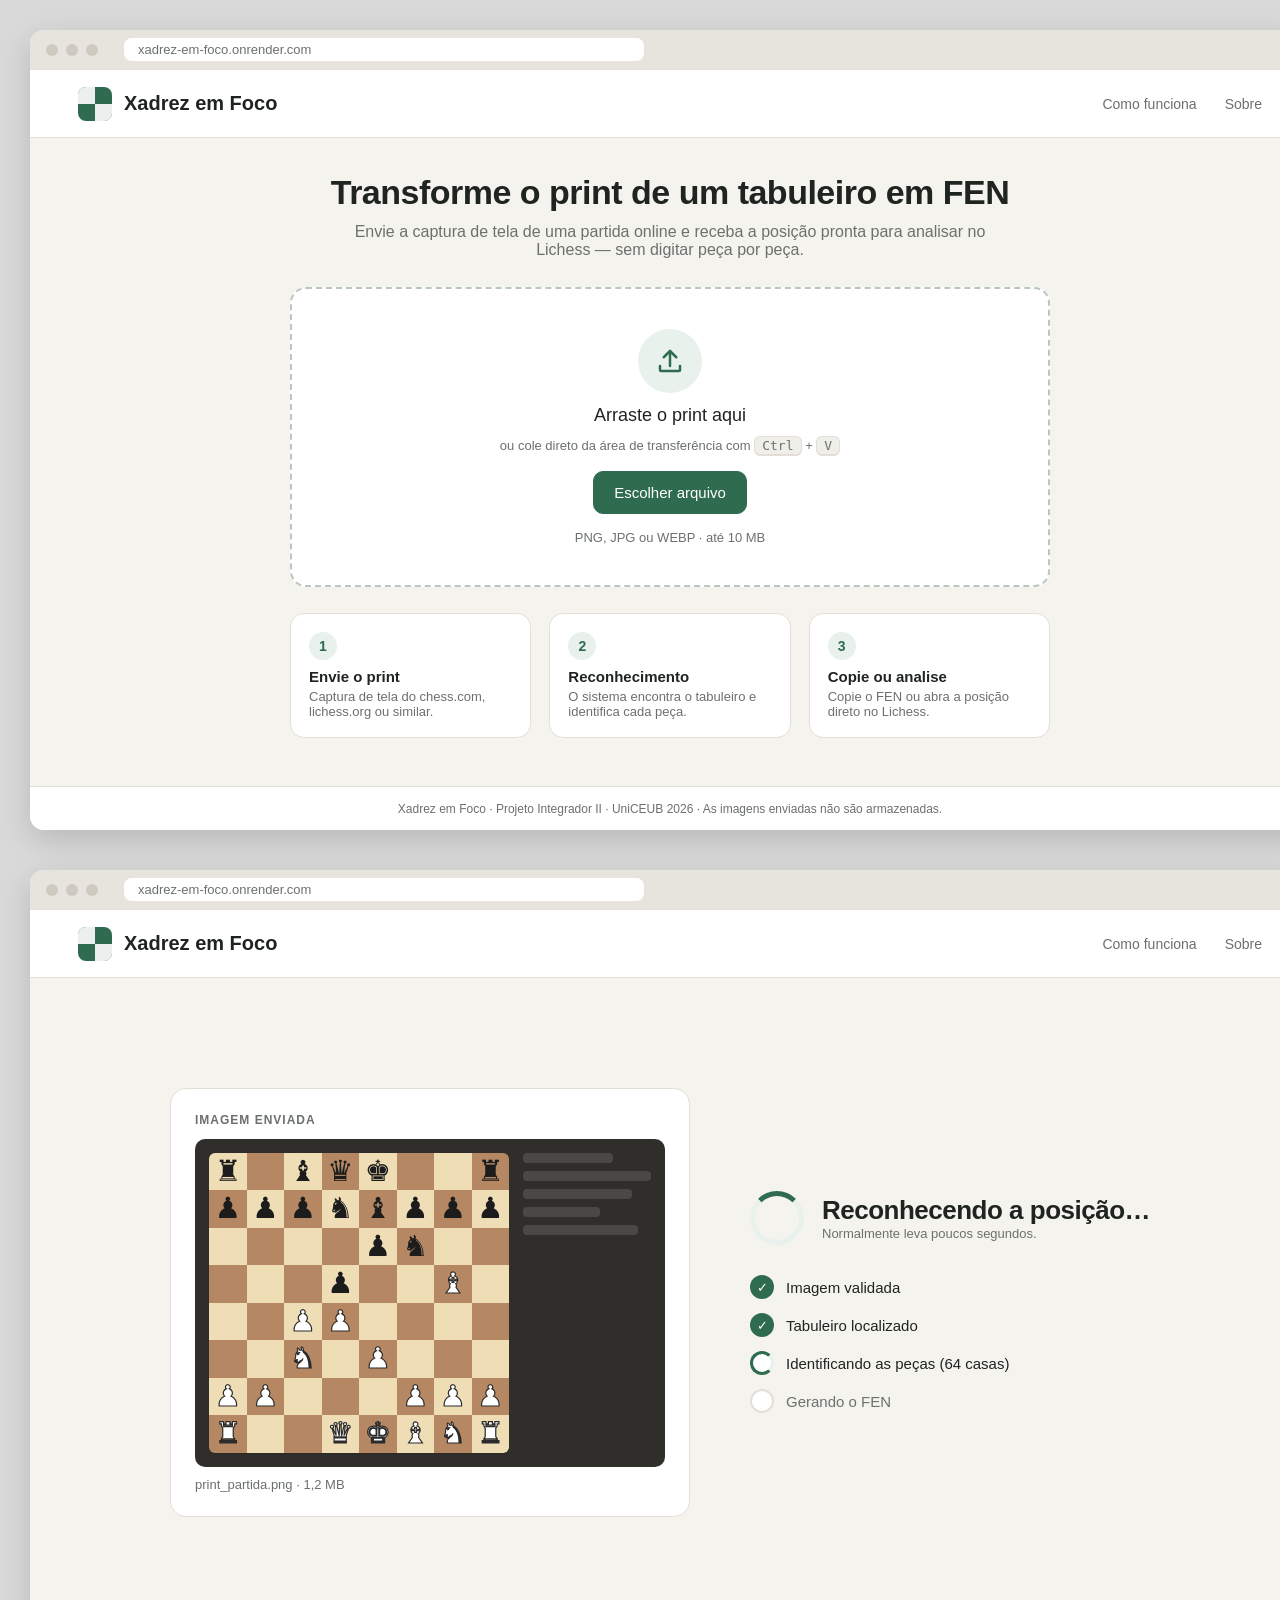
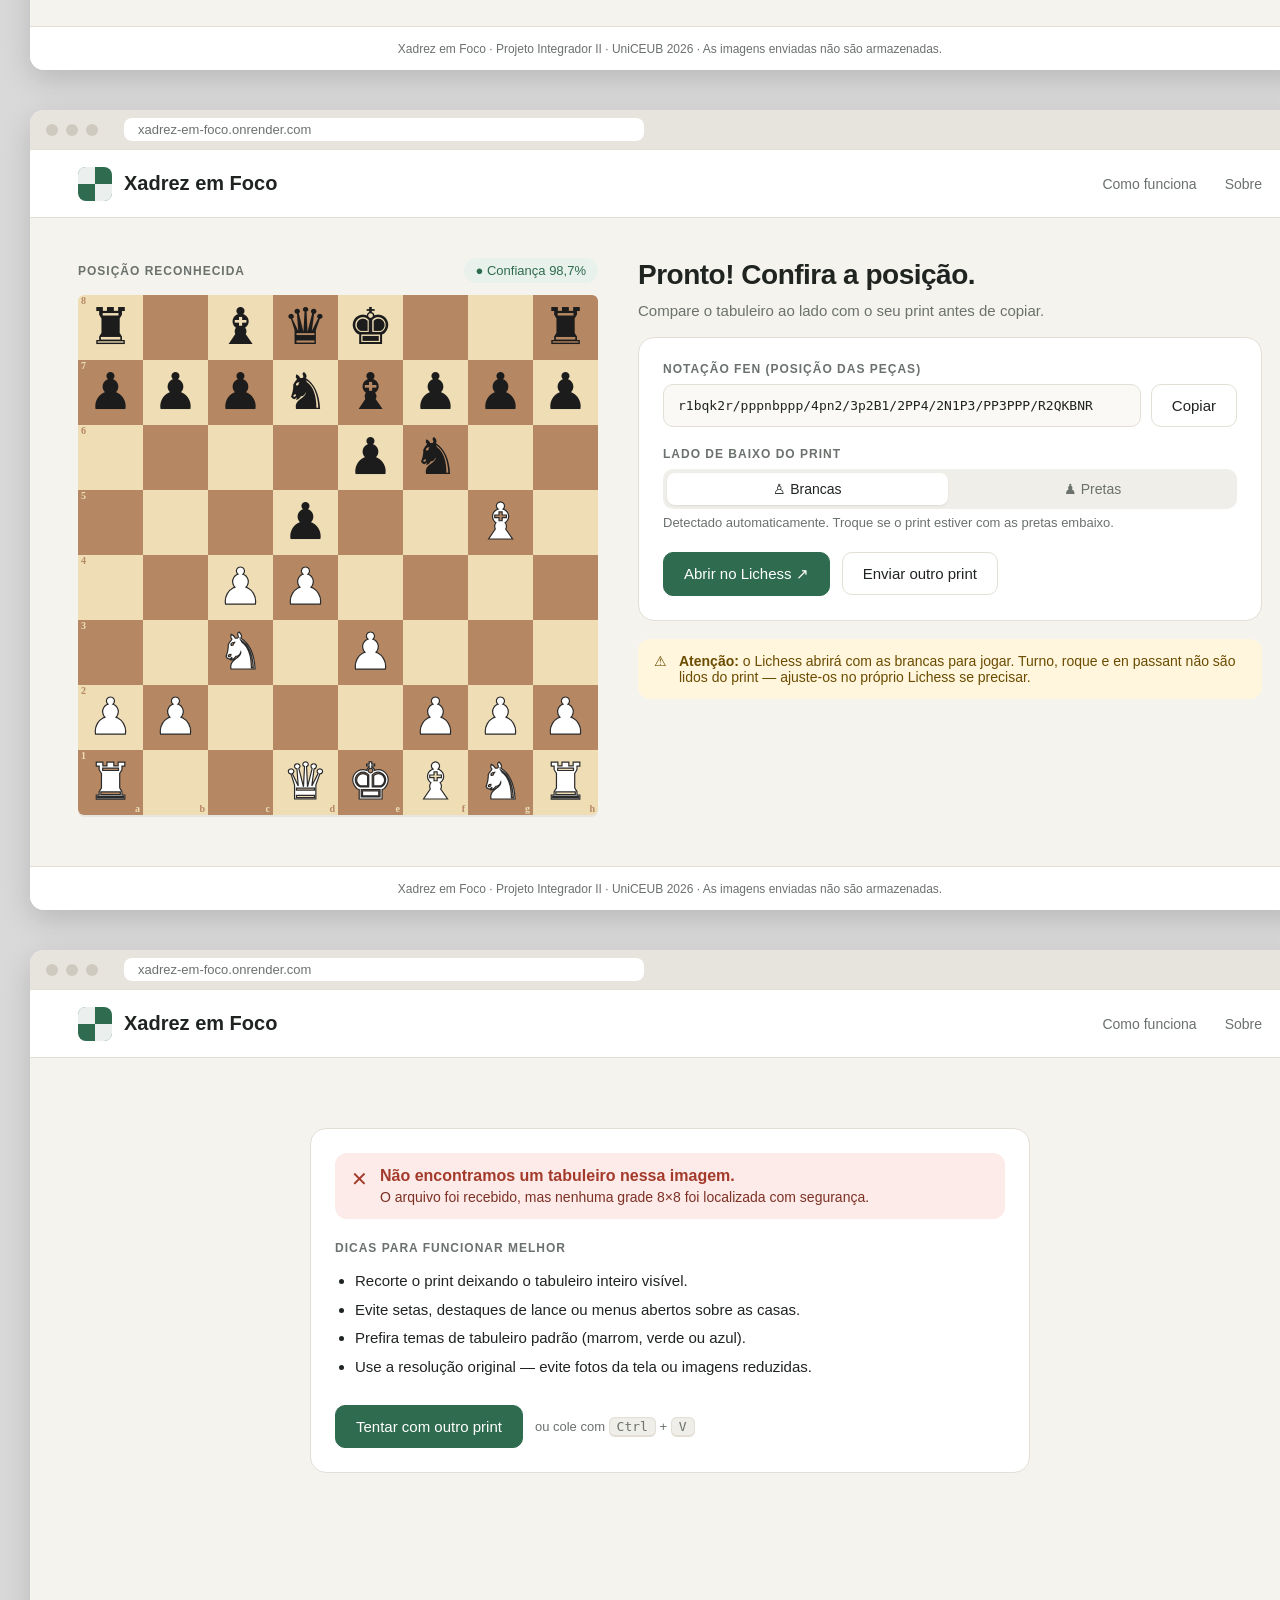
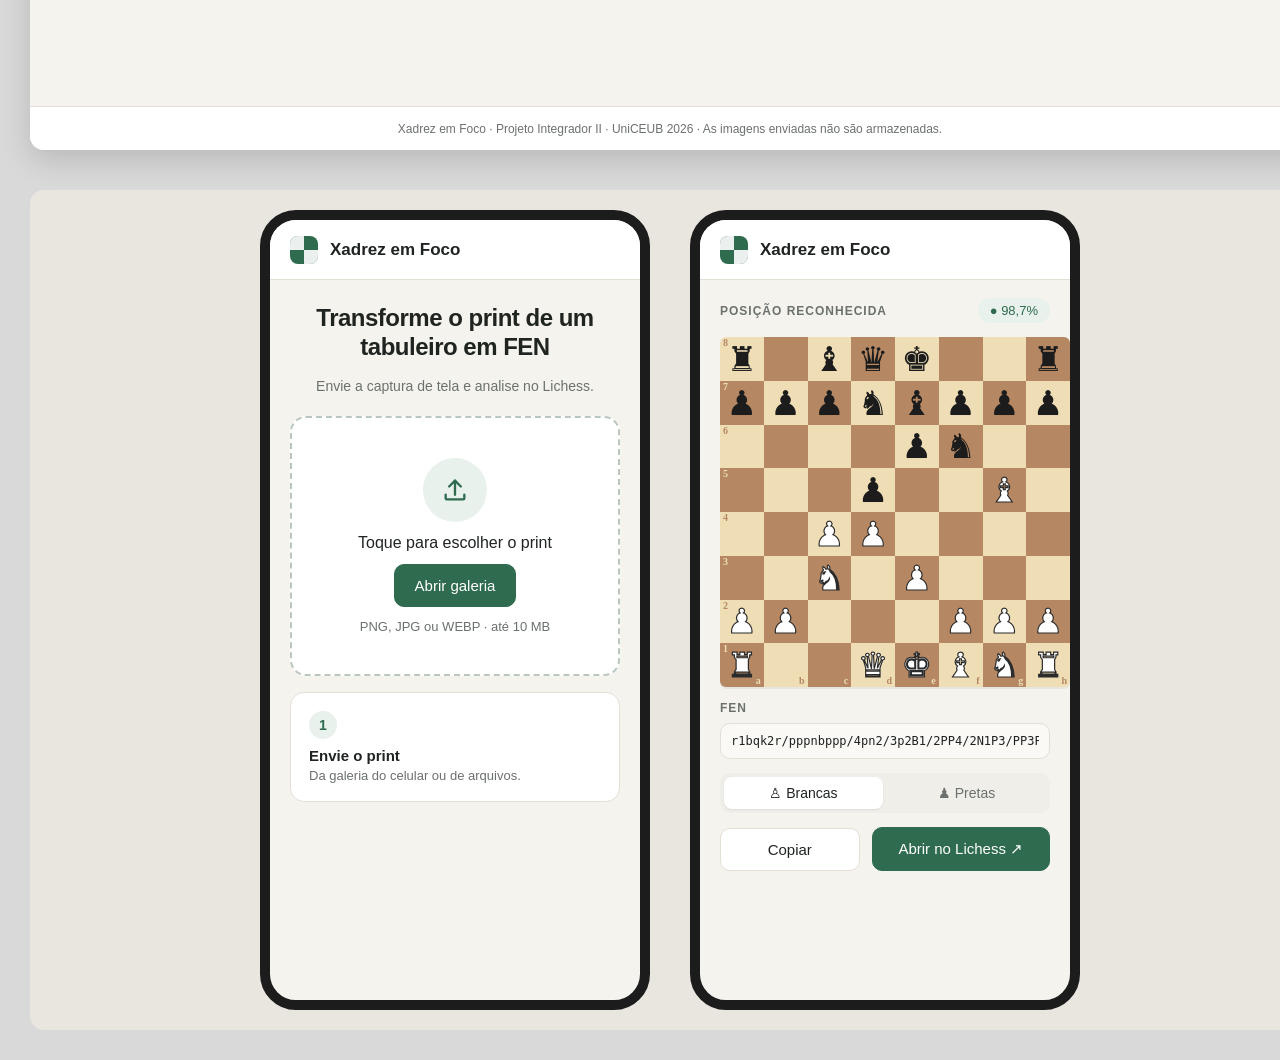
<file: docs/prototipo/prototipo.html>
<!doctype html>
<html lang="pt-BR"><head><meta charset="utf-8">
<style>
:root{--bg:#F5F3EE;--card:#FFFFFF;--ink:#1F2421;--muted:#6B716D;--line:#E3DFD6;--accent:#2F6B4F;--accent-2:#E8F1EC;--warn:#9A6B00;--warn-bg:#FFF6DD;--err:#A33A2B;--err-bg:#FCEBE8;--light:#EEDDB5;--dark:#B58863}
*{box-sizing:border-box;margin:0;padding:0}
body{background:#d9d9d9;font-family:Poppins,sans-serif;color:var(--ink);padding:30px}
.screen{width:1280px;height:800px;background:var(--bg);border-radius:14px;overflow:hidden;margin-bottom:40px;display:flex;flex-direction:column;box-shadow:0 10px 30px rgba(0,0,0,.15)}
.chrome{flex-shrink:0;height:40px;background:#E7E4DD;display:flex;align-items:center;padding:0 16px;gap:8px;border-bottom:1px solid var(--line)}
.dot{width:12px;height:12px;border-radius:50%;background:#cfcac0}
.url{margin-left:18px;background:#fff;border-radius:8px;padding:4px 14px;font-size:13px;color:var(--muted);width:520px}
header{flex-shrink:0;height:68px;display:flex;align-items:center;justify-content:space-between;padding:0 48px;border-bottom:1px solid var(--line);background:var(--card)}
.logo{display:flex;align-items:center;gap:12px;font-weight:600;font-size:20px}
.mark{width:34px;height:34px;border-radius:8px;background:var(--accent);display:grid;grid-template-columns:1fr 1fr;overflow:hidden}
.mark i{display:block}.mark i:nth-child(1),.mark i:nth-child(4){background:#fff;opacity:.9}
nav{display:flex;gap:28px;font-size:14px;color:var(--muted)}
main{flex:1;display:flex;padding:40px 48px;gap:40px}
h1{font-size:34px;line-height:1.2;font-weight:600;letter-spacing:-.5px}
.sub{color:var(--muted);font-size:16px;margin-top:10px;max-width:640px}
.drop{margin-top:28px;border:2px dashed #B9C7BF;background:var(--card);border-radius:16px;height:300px;display:flex;flex-direction:column;align-items:center;justify-content:center;gap:12px}
.icon{width:64px;height:64px;border-radius:50%;background:var(--accent-2);display:flex;align-items:center;justify-content:center}
.btn{display:inline-flex;align-items:center;gap:8px;border-radius:10px;padding:12px 20px;font-weight:500;font-size:15px;border:1px solid var(--line);background:#fff;color:var(--ink)}
.btn.primary{background:var(--accent);border-color:var(--accent);color:#fff}
.kbd{font-family:"DejaVu Sans Mono";font-size:13px;background:#F0EEE9;border:1px solid var(--line);border-bottom-width:2px;border-radius:6px;padding:1px 7px}
.small{font-size:13px;color:var(--muted)}
.steps{display:flex;gap:18px;margin-top:26px}
.step{flex:1;background:var(--card);border:1px solid var(--line);border-radius:14px;padding:18px}
.step b{display:inline-grid;place-items:center;width:28px;height:28px;border-radius:50%;background:var(--accent-2);color:var(--accent);font-size:14px;margin-bottom:8px}
.step h3{font-size:15px;font-weight:600}.step p{font-size:13px;color:var(--muted);margin-top:4px}
.board{display:grid;grid-template-columns:repeat(8,1fr);border-radius:6px;overflow:hidden;box-shadow:0 2px 0 rgba(0,0,0,.06)}
.sq{aspect-ratio:1;display:flex;align-items:center;justify-content:center;font-family:"DejaVu Sans";line-height:1;position:relative}
.sq.l{background:var(--light)}.sq.d{background:var(--dark)}
.pw{color:#fff;-webkit-text-stroke:1.2px #2b2b2b}
.pb{color:#1c1c1c}
.coord{position:absolute;font-size:10px;font-weight:600;font-family:Poppins}
.coord.f{right:3px;bottom:1px}.coord.r{left:3px;top:1px}
.sq.l .coord{color:var(--dark)}.sq.d .coord{color:var(--light)}
.card{background:var(--card);border:1px solid var(--line);border-radius:16px;padding:24px}
.label{font-size:12px;text-transform:uppercase;letter-spacing:1px;color:var(--muted);font-weight:600}
.fen{margin-top:8px;display:flex;gap:10px}
.fen input{flex:1;min-width:0;font-family:"DejaVu Sans Mono";font-size:13px;padding:12px 14px;border:1px solid var(--line);border-radius:10px;background:#FAF9F6;color:var(--ink)}
.badge{display:inline-flex;align-items:center;gap:6px;font-size:13px;font-weight:500;padding:5px 12px;border-radius:999px}
.badge.ok{background:var(--accent-2);color:var(--accent)}
.alert{display:flex;gap:12px;padding:14px 16px;border-radius:12px;font-size:14px}
.alert.warn{background:var(--warn-bg);color:#6b4c00}
.alert.err{background:var(--err-bg);color:var(--err)}
.toggle{display:flex;background:#F0EEE9;border-radius:10px;padding:4px;gap:4px}
.toggle span{flex:1;text-align:center;padding:8px 10px;border-radius:8px;font-size:14px;color:var(--muted)}
.toggle span.on{background:#fff;color:var(--ink);font-weight:500;box-shadow:0 1px 2px rgba(0,0,0,.08)}
.row{display:flex;gap:12px;align-items:center}
.spinner{width:54px;height:54px;border-radius:50%;border:5px solid var(--accent-2);border-top-color:var(--accent)}
.checklist{list-style:none;display:flex;flex-direction:column;gap:14px;font-size:15px}
.checklist li{display:flex;gap:12px;align-items:center}
.ck{width:24px;height:24px;border-radius:50%;display:grid;place-items:center;font-size:13px;color:#fff;background:var(--accent)}
.ck.wait{background:#fff;border:2px solid var(--line)}
.ck.run{background:#fff;border:3px solid var(--accent);border-right-color:var(--accent-2)}
.fake{background:#302E2B;border-radius:10px;padding:14px;display:flex;gap:14px}
.fake .side{flex:1;display:flex;flex-direction:column;gap:8px}
.fake .bar{height:10px;background:#4a4744;border-radius:4px}
footer{flex-shrink:0;height:44px;display:flex;align-items:center;justify-content:center;font-size:12px;color:var(--muted);border-top:1px solid var(--line);background:var(--card)}
.phone{width:390px;height:800px;background:var(--bg);border-radius:36px;overflow:hidden;border:10px solid #1c1c1c;display:flex;flex-direction:column}
.phones{display:flex;gap:40px;width:1280px;justify-content:center;padding:20px 0;background:#E9E6E0;border-radius:14px}
</style></head><body>

<!-- 1. Tela inicial -->
<section class="screen" id="s1">
  <div class="chrome"><span class="dot"></span><span class="dot"></span><span class="dot"></span><span class="url">xadrez-em-foco.onrender.com</span></div>
  <header><div class="logo"><div class="mark"><i></i><i></i><i></i><i></i></div>Xadrez em Foco</div><nav><span>Como funciona</span><span>Sobre</span></nav></header>
  <main style="flex-direction:column;align-items:center;text-align:center;gap:0;padding-top:34px">
    <h1>Transforme o print de um tabuleiro em FEN</h1>
    <p class="sub">Envie a captura de tela de uma partida online e receba a posição pronta para analisar no Lichess — sem digitar peça por peça.</p>
    <div class="drop" style="width:760px">
      <div class="icon"><svg width="30" height="30" viewBox="0 0 24 24" fill="none" stroke="#2F6B4F" stroke-width="2" stroke-linecap="round" stroke-linejoin="round"><path d="M12 16V4"/><path d="M7 9l5-5 5 5"/><path d="M4 16v3a1 1 0 001 1h14a1 1 0 001-1v-3"/></svg></div>
      <div style="font-size:18px;font-weight:500">Arraste o print aqui</div>
      <div class="small">ou cole direto da área de transferência com <span class="kbd">Ctrl</span> + <span class="kbd">V</span></div>
      <span class="btn primary" style="margin-top:6px">Escolher arquivo</span>
      <div class="small" style="margin-top:4px">PNG, JPG ou WEBP · até 10 MB</div>
    </div>
    <div class="steps" style="width:760px;text-align:left">
      <div class="step"><b>1</b><h3>Envie o print</h3><p>Captura de tela do chess.com, lichess.org ou similar.</p></div>
      <div class="step"><b>2</b><h3>Reconhecimento</h3><p>O sistema encontra o tabuleiro e identifica cada peça.</p></div>
      <div class="step"><b>3</b><h3>Copie ou analise</h3><p>Copie o FEN ou abra a posição direto no Lichess.</p></div>
    </div>
  </main>
  <footer>Xadrez em Foco · Projeto Integrador II · UniCEUB 2026 · As imagens enviadas não são armazenadas.</footer>
</section>

<!-- 2. Processando -->
<section class="screen" id="s2">
  <div class="chrome"><span class="dot"></span><span class="dot"></span><span class="dot"></span><span class="url">xadrez-em-foco.onrender.com</span></div>
  <header><div class="logo"><div class="mark"><i></i><i></i><i></i><i></i></div>Xadrez em Foco</div><nav><span>Como funciona</span><span>Sobre</span></nav></header>
  <main style="align-items:center;justify-content:center;gap:60px">
    <div class="card" style="width:520px">
      <div class="label">Imagem enviada</div>
      <div class="fake" style="margin-top:12px">
        <div id="miniboard" style="width:300px"></div>
        <div class="side"><div class="bar" style="width:70%"></div><div class="bar"></div><div class="bar" style="width:85%"></div><div class="bar" style="width:60%"></div><div class="bar" style="width:90%"></div></div>
      </div>
      <div class="small" style="margin-top:10px">print_partida.png · 1,2 MB</div>
    </div>
    <div style="width:420px">
      <div class="row" style="gap:18px"><div class="spinner"></div><div><h1 style="font-size:26px">Reconhecendo a posição…</h1><div class="small">Normalmente leva poucos segundos.</div></div></div>
      <ul class="checklist" style="margin-top:30px">
        <li><span class="ck">✓</span>Imagem validada</li>
        <li><span class="ck">✓</span>Tabuleiro localizado</li>
        <li><span class="ck run"></span><b style="font-weight:500">Identificando as peças (64 casas)</b></li>
        <li style="color:var(--muted)"><span class="ck wait"></span>Gerando o FEN</li>
      </ul>
    </div>
  </main>
  <footer>Xadrez em Foco · Projeto Integrador II · UniCEUB 2026 · As imagens enviadas não são armazenadas.</footer>
</section>

<!-- 3. Resultado -->
<section class="screen" id="s3">
  <div class="chrome"><span class="dot"></span><span class="dot"></span><span class="dot"></span><span class="url">xadrez-em-foco.onrender.com</span></div>
  <header><div class="logo"><div class="mark"><i></i><i></i><i></i><i></i></div>Xadrez em Foco</div><nav><span>Como funciona</span><span>Sobre</span></nav></header>
  <main>
    <div style="width:520px">
      <div class="row" style="justify-content:space-between;margin-bottom:12px"><div class="label">Posição reconhecida</div><span class="badge ok">● Confiança 98,7%</span></div>
      <div id="bigboard" style="width:520px"></div>
    </div>
    <div style="flex:1;display:flex;flex-direction:column;gap:18px">
      <div><h1 style="font-size:28px">Pronto! Confira a posição.</h1><p class="sub" style="font-size:15px">Compare o tabuleiro ao lado com o seu print antes de copiar.</p></div>
      <div class="card">
        <div class="label">Notação FEN (posição das peças)</div>
        <div class="fen"><input value="r1bqk2r/pppnbppp/4pn2/3p2B1/2PP4/2N1P3/PP3PPP/R2QKBNR"><span class="btn">Copiar</span></div>
        <div class="label" style="margin-top:20px">Lado de baixo do print</div>
        <div class="toggle" style="margin-top:8px"><span class="on">♙ Brancas</span><span>♟ Pretas</span></div>
        <div class="small" style="margin-top:6px">Detectado automaticamente. Troque se o print estiver com as pretas embaixo.</div>
        <div class="row" style="margin-top:22px"><span class="btn primary">Abrir no Lichess ↗</span><span class="btn">Enviar outro print</span></div>
      </div>
      <div class="alert warn"><span>⚠</span><div><b style="font-weight:600">Atenção:</b> o Lichess abrirá com as brancas para jogar. Turno, roque e en passant não são lidos do print — ajuste-os no próprio Lichess se precisar.</div></div>
    </div>
  </main>
  <footer>Xadrez em Foco · Projeto Integrador II · UniCEUB 2026 · As imagens enviadas não são armazenadas.</footer>
</section>

<!-- 4. Erro -->
<section class="screen" id="s4">
  <div class="chrome"><span class="dot"></span><span class="dot"></span><span class="dot"></span><span class="url">xadrez-em-foco.onrender.com</span></div>
  <header><div class="logo"><div class="mark"><i></i><i></i><i></i><i></i></div>Xadrez em Foco</div><nav><span>Como funciona</span><span>Sobre</span></nav></header>
  <main style="flex-direction:column;align-items:center;gap:0">
    <div class="card" style="width:720px;margin-top:30px">
      <div class="alert err" style="font-size:16px"><span style="font-size:20px">✕</span><div><b style="font-weight:600">Não encontramos um tabuleiro nessa imagem.</b><div style="font-size:14px;margin-top:4px;color:#7d3025">O arquivo foi recebido, mas nenhuma grade 8×8 foi localizada com segurança.</div></div></div>
      <div class="label" style="margin-top:22px">Dicas para funcionar melhor</div>
      <ul style="margin:12px 0 0 20px;font-size:15px;line-height:1.9">
        <li>Recorte o print deixando o tabuleiro inteiro visível.</li>
        <li>Evite setas, destaques de lance ou menus abertos sobre as casas.</li>
        <li>Prefira temas de tabuleiro padrão (marrom, verde ou azul).</li>
        <li>Use a resolução original — evite fotos da tela ou imagens reduzidas.</li>
      </ul>
      <div class="row" style="margin-top:24px"><span class="btn primary">Tentar com outro print</span><span class="small">ou cole com <span class="kbd">Ctrl</span> + <span class="kbd">V</span></span></div>
    </div>
  </main>
  <footer>Xadrez em Foco · Projeto Integrador II · UniCEUB 2026 · As imagens enviadas não são armazenadas.</footer>
</section>

<!-- 5. Mobile -->
<section class="phones" id="s5">
  <div class="phone">
    <header style="padding:0 20px;height:60px"><div class="logo" style="font-size:17px"><div class="mark" style="width:28px;height:28px"><i></i><i></i><i></i><i></i></div>Xadrez em Foco</div></header>
    <div style="padding:24px 20px;display:flex;flex-direction:column;gap:16px;text-align:center">
      <h1 style="font-size:24px">Transforme o print de um tabuleiro em FEN</h1>
      <p class="small" style="font-size:14px">Envie a captura de tela e analise no Lichess.</p>
      <div class="drop" style="height:260px;margin-top:6px">
        <div class="icon"><svg width="28" height="28" viewBox="0 0 24 24" fill="none" stroke="#2F6B4F" stroke-width="2" stroke-linecap="round" stroke-linejoin="round"><path d="M12 16V4"/><path d="M7 9l5-5 5 5"/><path d="M4 16v3a1 1 0 001 1h14a1 1 0 001-1v-3"/></svg></div>
        <div style="font-weight:500">Toque para escolher o print</div>
        <span class="btn primary">Abrir galeria</span>
        <div class="small">PNG, JPG ou WEBP · até 10 MB</div>
      </div>
      <div class="step" style="text-align:left"><b>1</b><h3>Envie o print</h3><p>Da galeria do celular ou de arquivos.</p></div>
    </div>
  </div>
  <div class="phone">
    <header style="padding:0 20px;height:60px"><div class="logo" style="font-size:17px"><div class="mark" style="width:28px;height:28px"><i></i><i></i><i></i><i></i></div>Xadrez em Foco</div></header>
    <div style="padding:18px 20px;display:flex;flex-direction:column;gap:14px">
      <div class="row" style="justify-content:space-between"><div class="label">Posição reconhecida</div><span class="badge ok">● 98,7%</span></div>
      <div id="mobboard" style="width:350px"></div>
      <div class="label">FEN</div>
      <div class="fen" style="margin-top:-6px"><input style="font-size:12px;padding:10px" value="r1bqk2r/pppnbppp/4pn2/3p2B1/2PP4/2N1P3/PP3PPP/R2QKBNR"></div>
      <div class="toggle"><span class="on">♙ Brancas</span><span>♟ Pretas</span></div>
      <div class="row"><span class="btn" style="flex:1;justify-content:center">Copiar</span><span class="btn primary" style="flex:1.4;justify-content:center">Abrir no Lichess ↗</span></div>
    </div>
  </div>
</section>

<script>
const G={k:'♚',q:'♛',r:'♜',b:'♝',n:'♞',p:'♟'};
function board(id,fen,size,coords=true){
  const el=document.getElementById(id);el.className='board';
  const rows=fen.split('/');const fs=size/8*0.78;
  rows.forEach((row,ri)=>{let fi=0;
    for(const ch of row){
      if(/\d/.test(ch)){for(let k=0;k<+ch;k++)cell(ri,fi++,null);}else cell(ri,fi++,ch);
    }});
  function cell(r,f,p){const d=document.createElement('div');d.className='sq '+((r+f)%2?'d':'l');d.style.fontSize=fs+'px';
    if(p){const s=document.createElement('span');s.textContent=G[p.toLowerCase()];s.className=p===p.toUpperCase()?'pw':'pb';d.appendChild(s);}
    if(coords&&r===7){const c=document.createElement('span');c.className='coord f';c.textContent='abcdefgh'[f];d.appendChild(c);}
    if(coords&&f===0){const c=document.createElement('span');c.className='coord r';c.textContent=8-r;d.appendChild(c);}
    el.appendChild(d);}
}
const F='r1bqk2r/pppnbppp/4pn2/3p2B1/2PP4/2N1P3/PP3PPP/R2QKBNR';
board('bigboard',F,520);board('miniboard',F,300,false);board('mobboard',F,350);
</script>
</body></html>
</file>
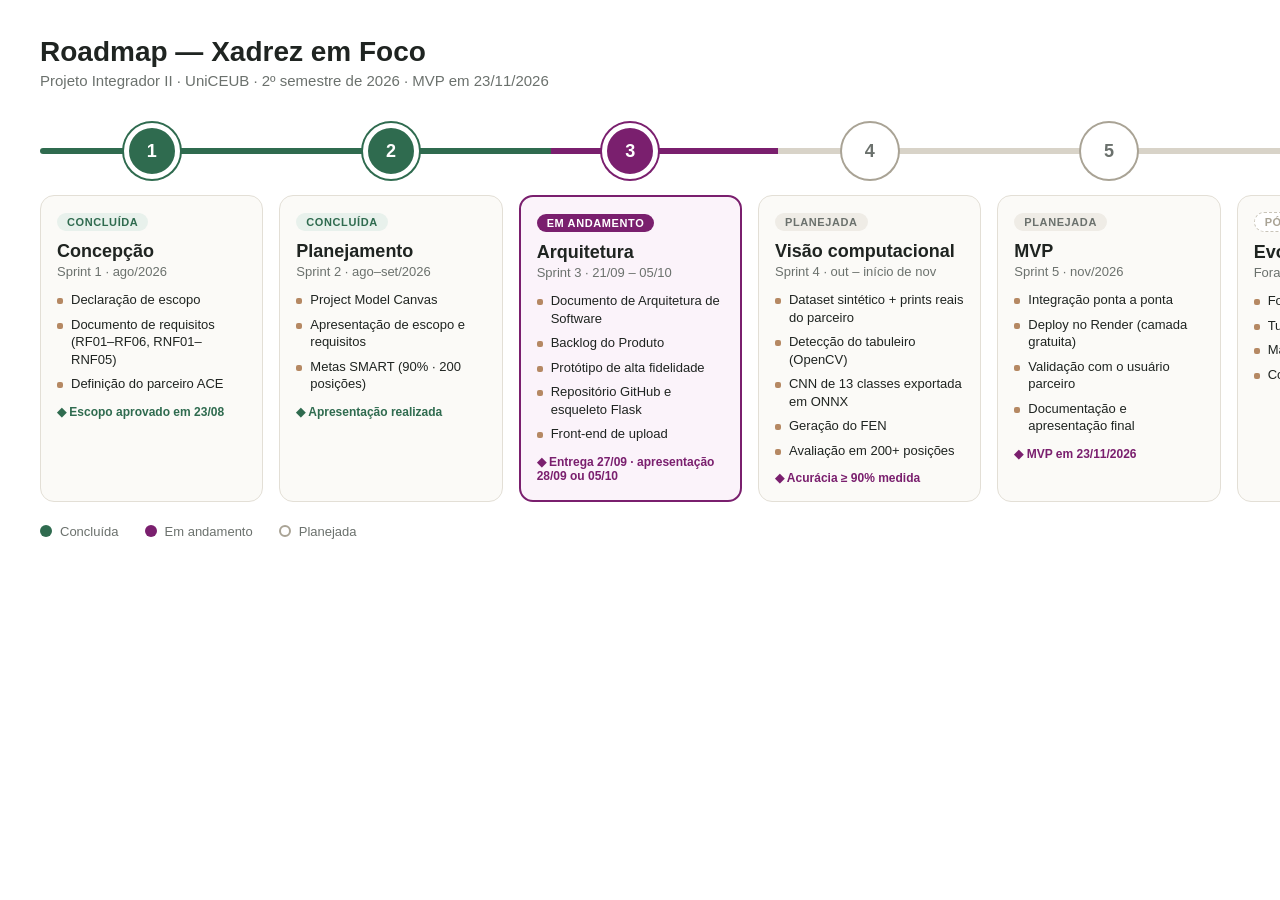
<file: docs/prototipo/roadmap.html>
<!doctype html><html lang="pt-BR"><head><meta charset="utf-8"><style>
*{box-sizing:border-box;margin:0;padding:0}
body{font-family:Poppins,sans-serif;background:#fff;color:#1F2421}
#rm{width:1500px;padding:36px 40px 40px;background:#fff}
h1{font-size:28px;font-weight:600}
.sub{color:#6B716D;font-size:15px;margin-top:4px}
.track{position:relative;margin-top:34px;display:grid;grid-template-columns:repeat(6,1fr);gap:16px}
.line{position:absolute;left:0;right:0;top:25px;height:6px;border-radius:3px;background:linear-gradient(90deg,#2F6B4F 0 36%,#7A1F6E 36% 52%,#D8D3C8 52% 100%)}
.col{position:relative;display:flex;flex-direction:column;align-items:center}
.node{width:56px;height:56px;border-radius:50%;display:grid;place-items:center;font-weight:600;font-size:18px;color:#fff;border:5px solid #fff;box-shadow:0 0 0 2px currentColor;z-index:1}
.done .node{background:#2F6B4F;color:#2F6B4F}.done .node span{color:#fff}
.now .node{background:#7A1F6E;color:#7A1F6E}.now .node span{color:#fff}
.next .node{background:#fff;color:#A9A395}.next .node span{color:#6B716D}
.fut .node{background:#fff;color:#C9C4B8;border-style:solid}.fut .node span{color:#A9A395}
.card{flex:1;margin-top:16px;width:100%;border-radius:14px;padding:16px;border:1px solid #E3DFD6;background:#FBFAF7;min-height:0}
.now .card{border:2px solid #7A1F6E;background:#FBF3FA}
.tag{display:inline-block;font-size:11px;font-weight:600;letter-spacing:.6px;text-transform:uppercase;padding:3px 10px;border-radius:999px}
.done .tag{background:#E8F1EC;color:#2F6B4F}.now .tag{background:#7A1F6E;color:#fff}.next .tag{background:#EFECE6;color:#6B716D}.fut .tag{background:#fff;color:#A9A395;border:1px dashed #C9C4B8}
.card h2{font-size:18px;font-weight:600;margin-top:10px}
.when{font-size:13px;color:#6B716D;margin-top:2px}
.card ul{list-style:none;margin-top:12px;display:flex;flex-direction:column;gap:7px}
.card li{font-size:13px;line-height:1.35;padding-left:14px;position:relative}
.card li:before{content:"";position:absolute;left:0;top:7px;width:6px;height:6px;border-radius:2px;background:#B58863}
.milestone{margin-top:12px;font-size:12px;font-weight:600;color:#7A1F6E}
.done .milestone{color:#2F6B4F}
.legend{display:flex;gap:26px;margin-top:22px;font-size:13px;color:#6B716D}
.legend i{display:inline-block;width:12px;height:12px;border-radius:50%;margin-right:8px;vertical-align:-1px}
</style></head><body>
<div id="rm">
<h1>Roadmap — Xadrez em Foco</h1>
<div class="sub">Projeto Integrador II · UniCEUB · 2º semestre de 2026 · MVP em 23/11/2026</div>
<div class="track"><div class="line"></div>
 <div class="col done"><div class="node"><span>1</span></div><div class="card"><span class="tag">Concluída</span><h2>Concepção</h2><div class="when">Sprint 1 · ago/2026</div><ul><li>Declaração de escopo</li><li>Documento de requisitos (RF01–RF06, RNF01–RNF05)</li><li>Definição do parceiro ACE</li></ul><div class="milestone">◆ Escopo aprovado em 23/08</div></div></div>
 <div class="col done"><div class="node"><span>2</span></div><div class="card"><span class="tag">Concluída</span><h2>Planejamento</h2><div class="when">Sprint 2 · ago–set/2026</div><ul><li>Project Model Canvas</li><li>Apresentação de escopo e requisitos</li><li>Metas SMART (90% · 200 posições)</li></ul><div class="milestone">◆ Apresentação realizada</div></div></div>
 <div class="col now"><div class="node"><span>3</span></div><div class="card"><span class="tag">Em andamento</span><h2>Arquitetura</h2><div class="when">Sprint 3 · 21/09 – 05/10</div><ul><li>Documento de Arquitetura de Software</li><li>Backlog do Produto</li><li>Protótipo de alta fidelidade</li><li>Repositório GitHub e esqueleto Flask</li><li>Front-end de upload</li></ul><div class="milestone">◆ Entrega 27/09 · apresentação 28/09 ou 05/10</div></div></div>
 <div class="col next"><div class="node"><span>4</span></div><div class="card"><span class="tag">Planejada</span><h2>Visão computacional</h2><div class="when">Sprint 4 · out – início de nov</div><ul><li>Dataset sintético + prints reais do parceiro</li><li>Detecção do tabuleiro (OpenCV)</li><li>CNN de 13 classes exportada em ONNX</li><li>Geração do FEN</li><li>Avaliação em 200+ posições</li></ul><div class="milestone">◆ Acurácia ≥ 90% medida</div></div></div>
 <div class="col next"><div class="node"><span>5</span></div><div class="card"><span class="tag">Planejada</span><h2>MVP</h2><div class="when">Sprint 5 · nov/2026</div><ul><li>Integração ponta a ponta</li><li>Deploy no Render (camada gratuita)</li><li>Validação com o usuário parceiro</li><li>Documentação e apresentação final</li></ul><div class="milestone">◆ MVP em 23/11/2026</div></div></div>
 <div class="col fut"><div class="node"><span>+</span></div><div class="card"><span class="tag">Pós-MVP</span><h2>Evoluções</h2><div class="when">Fora do escopo atual</div><ul><li>Foto de tabuleiro físico</li><li>Turno, roque e en passant</li><li>Mais temas de peças</li><li>Correção manual de casas</li></ul></div></div>
</div>
<div class="legend"><span><i style="background:#2F6B4F"></i>Concluída</span><span><i style="background:#7A1F6E"></i>Em andamento</span><span><i style="background:#fff;border:2px solid #A9A395"></i>Planejada</span></div>
</div></body></html>
</file>
